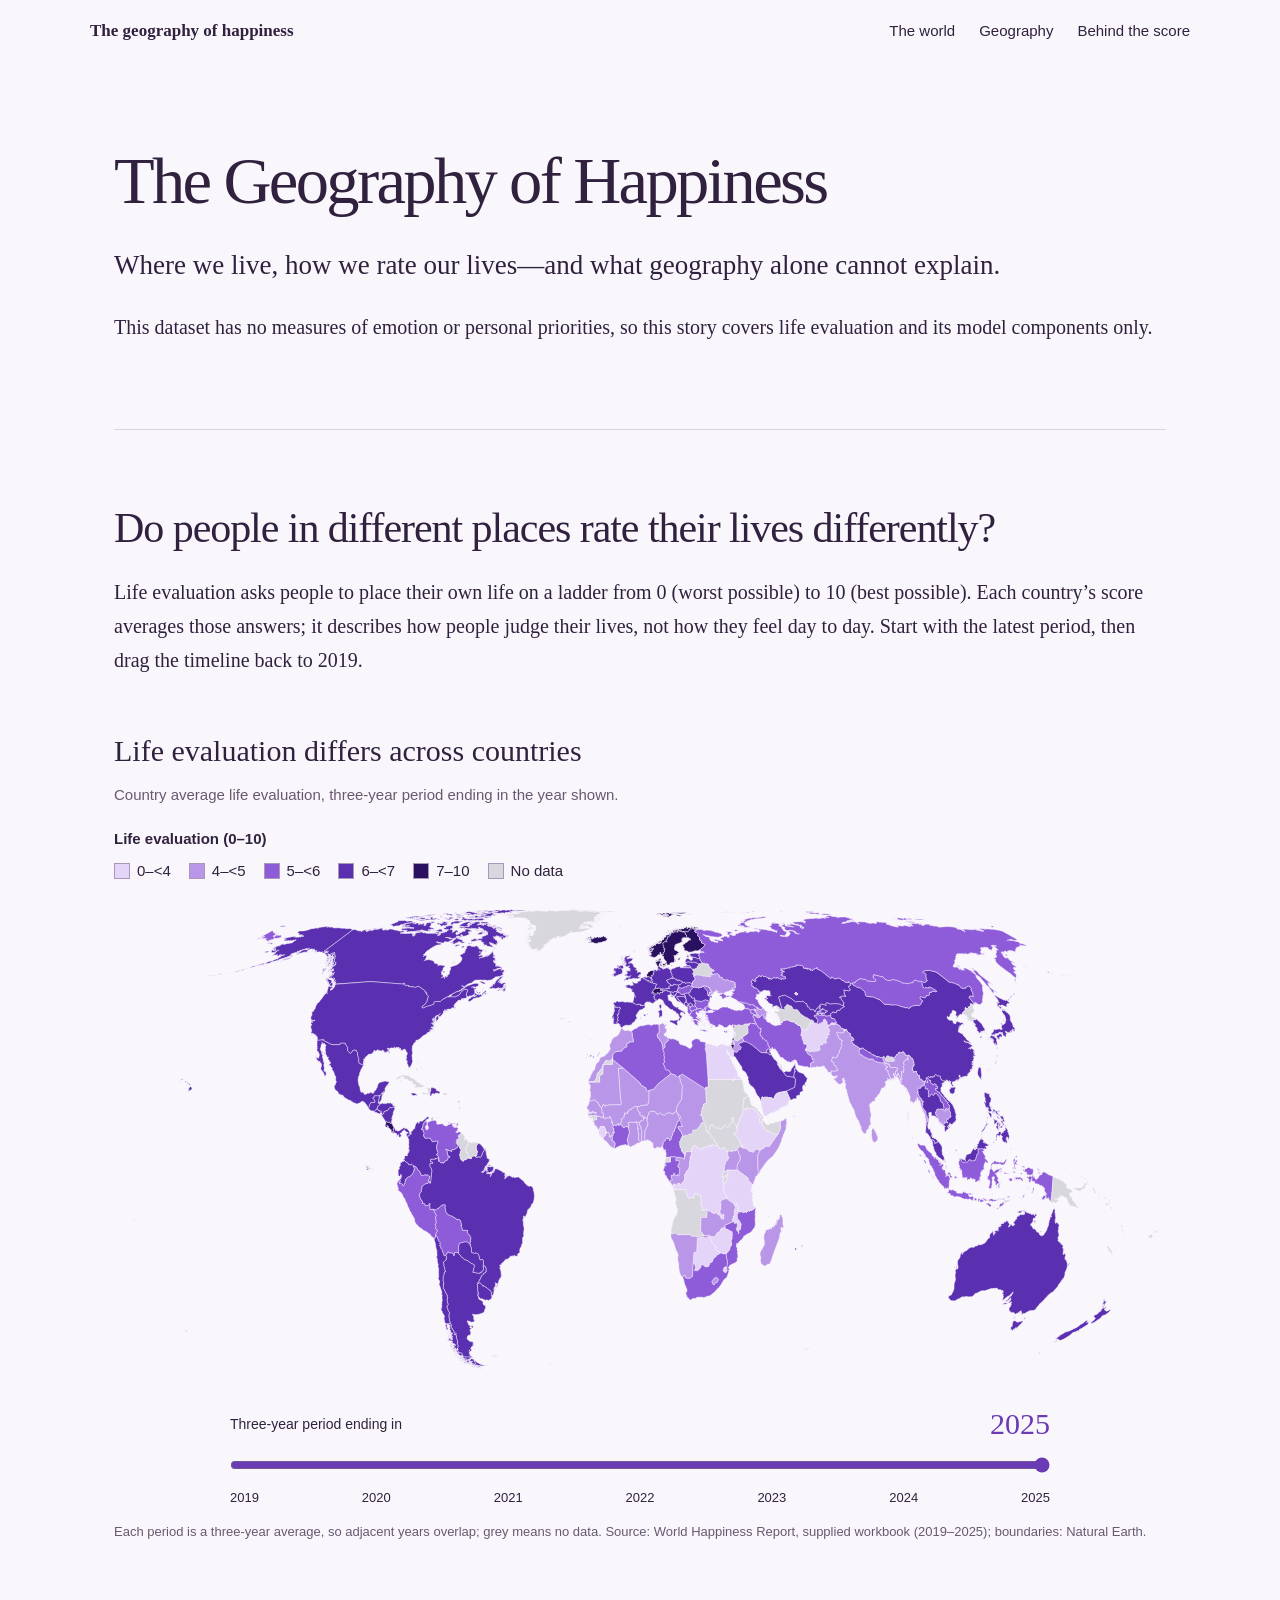
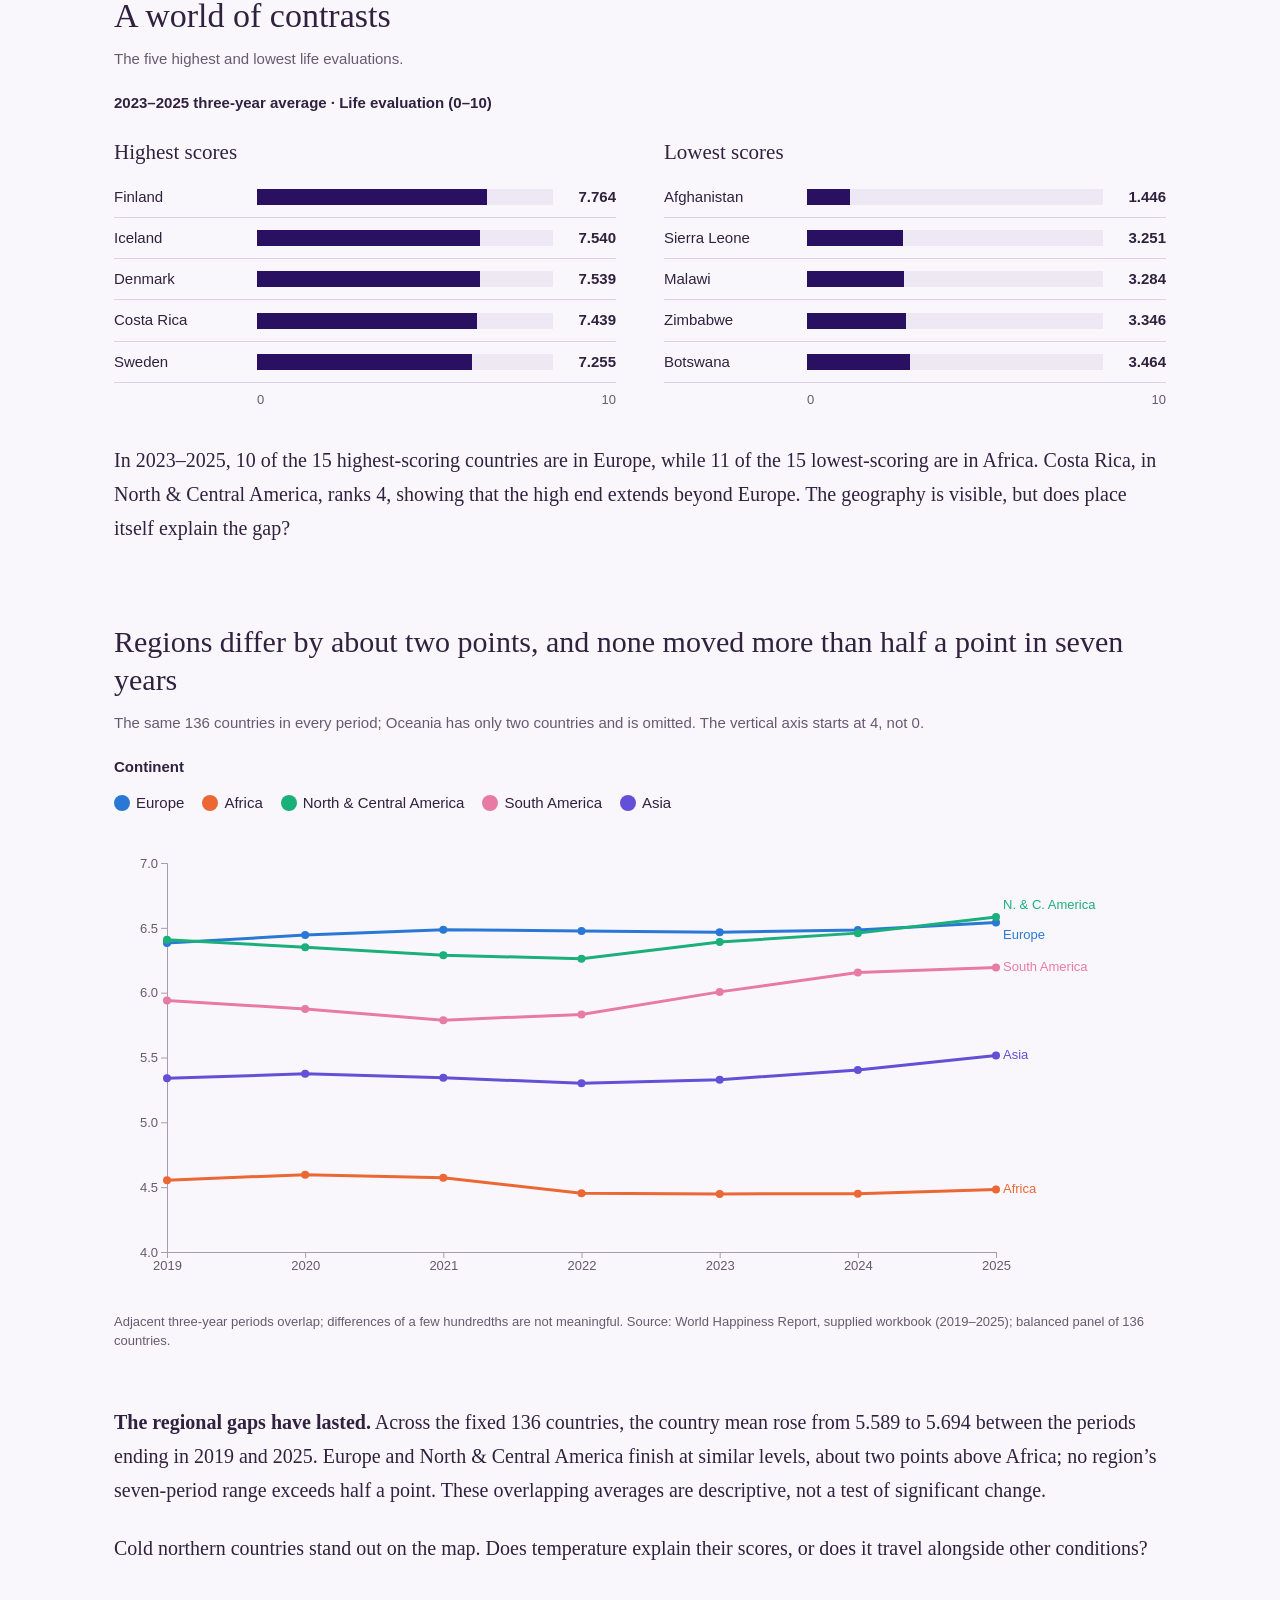
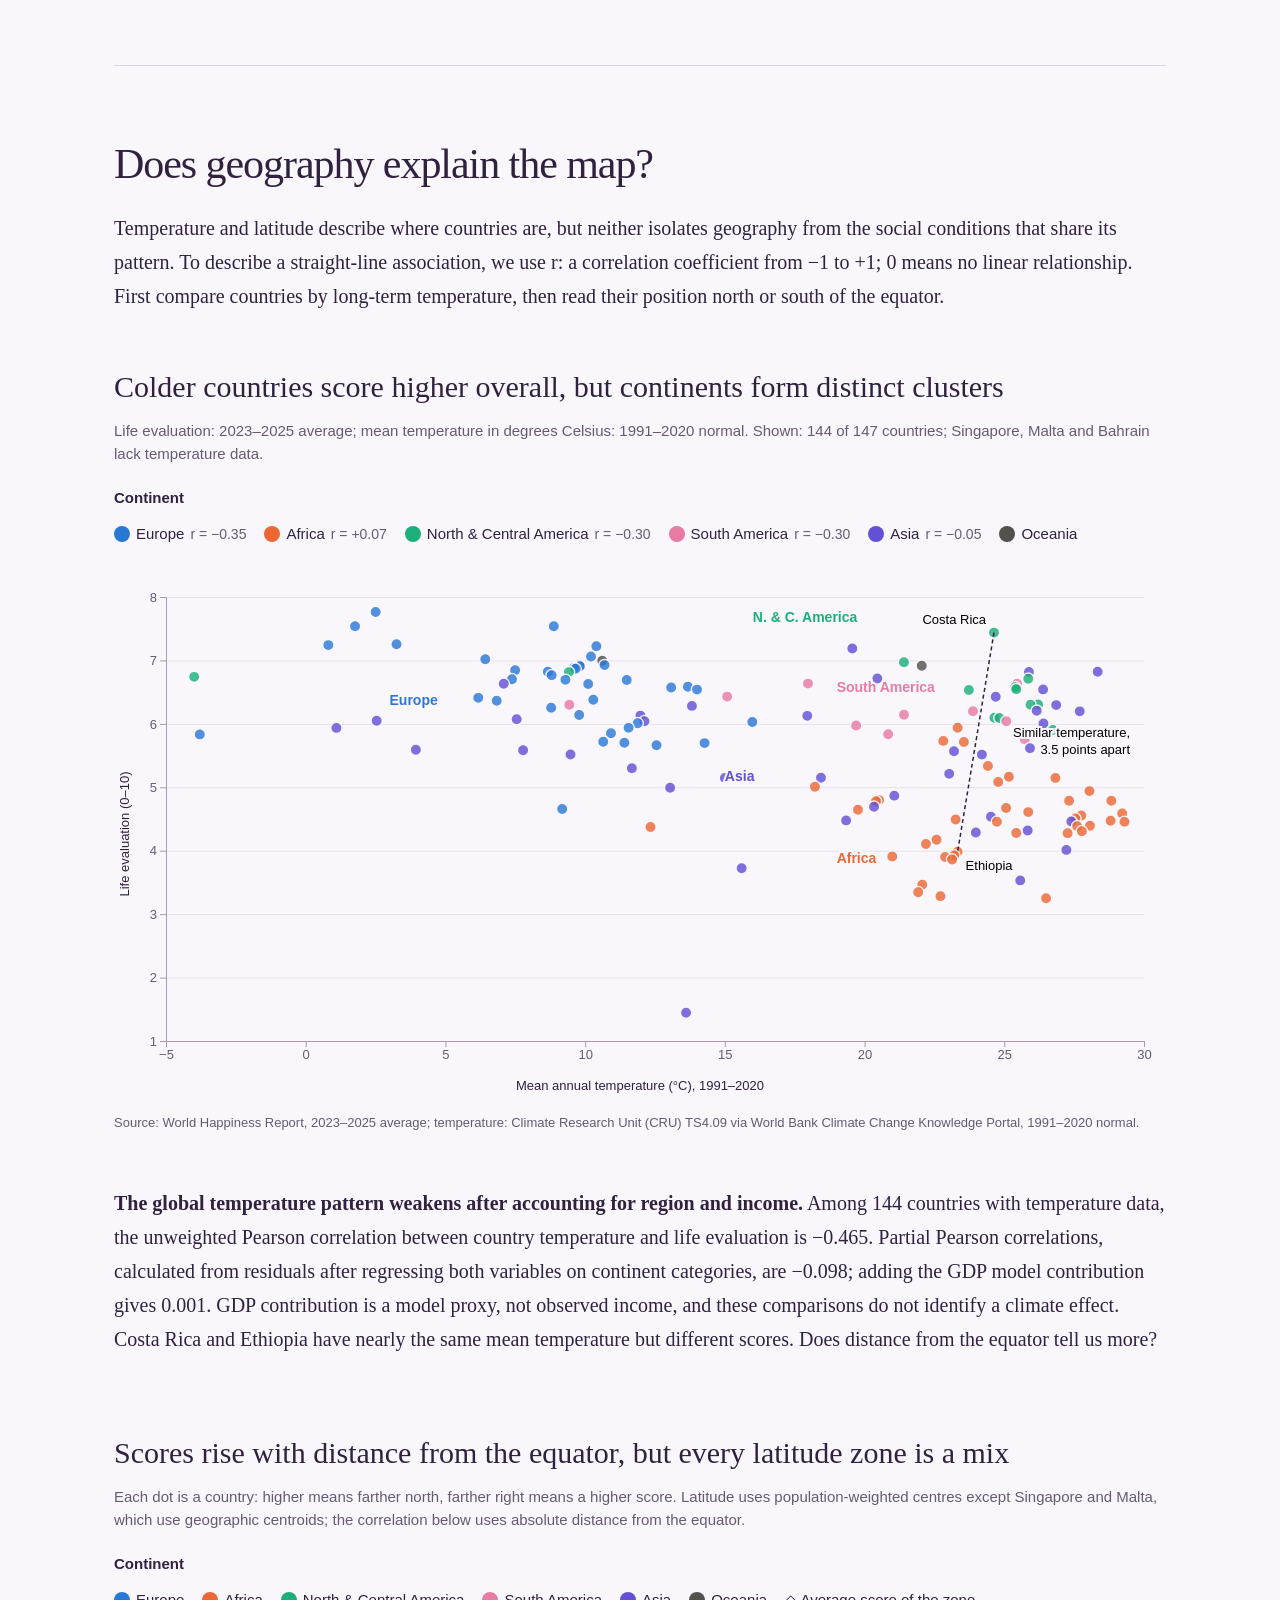
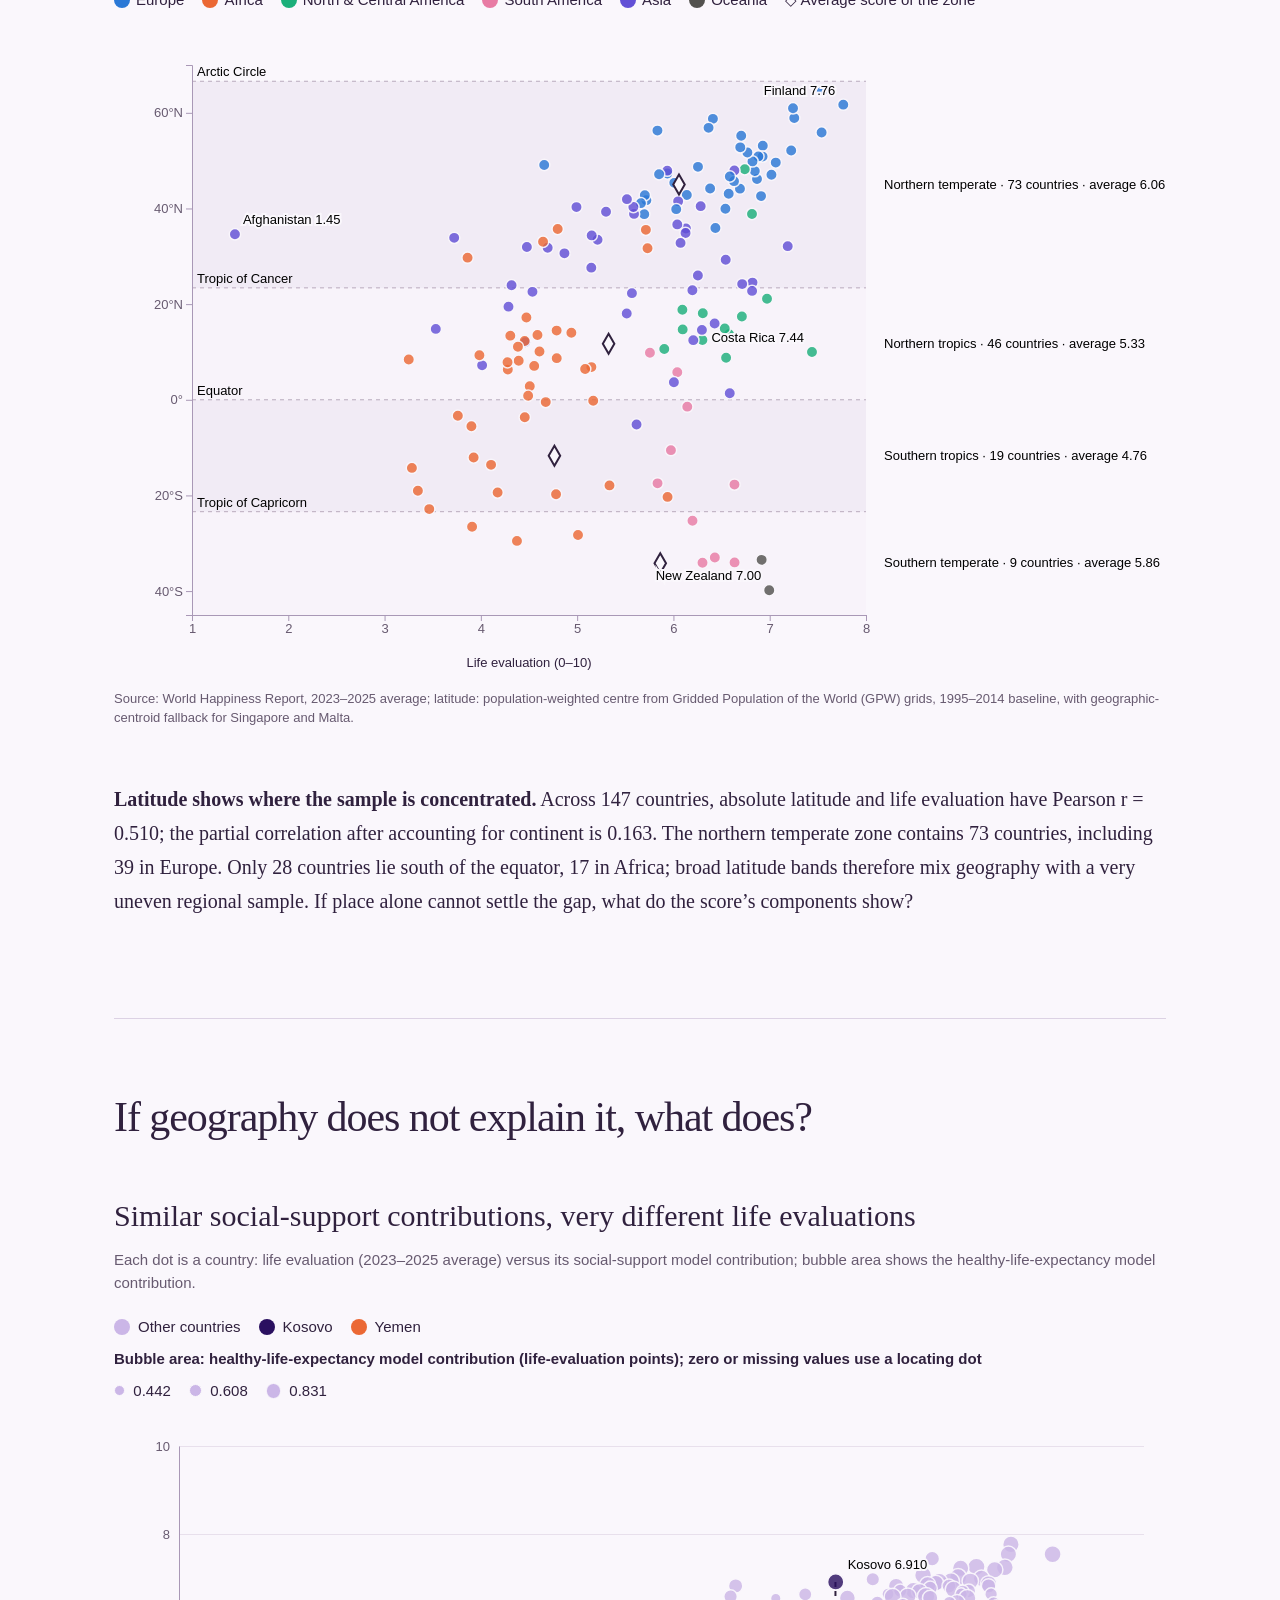
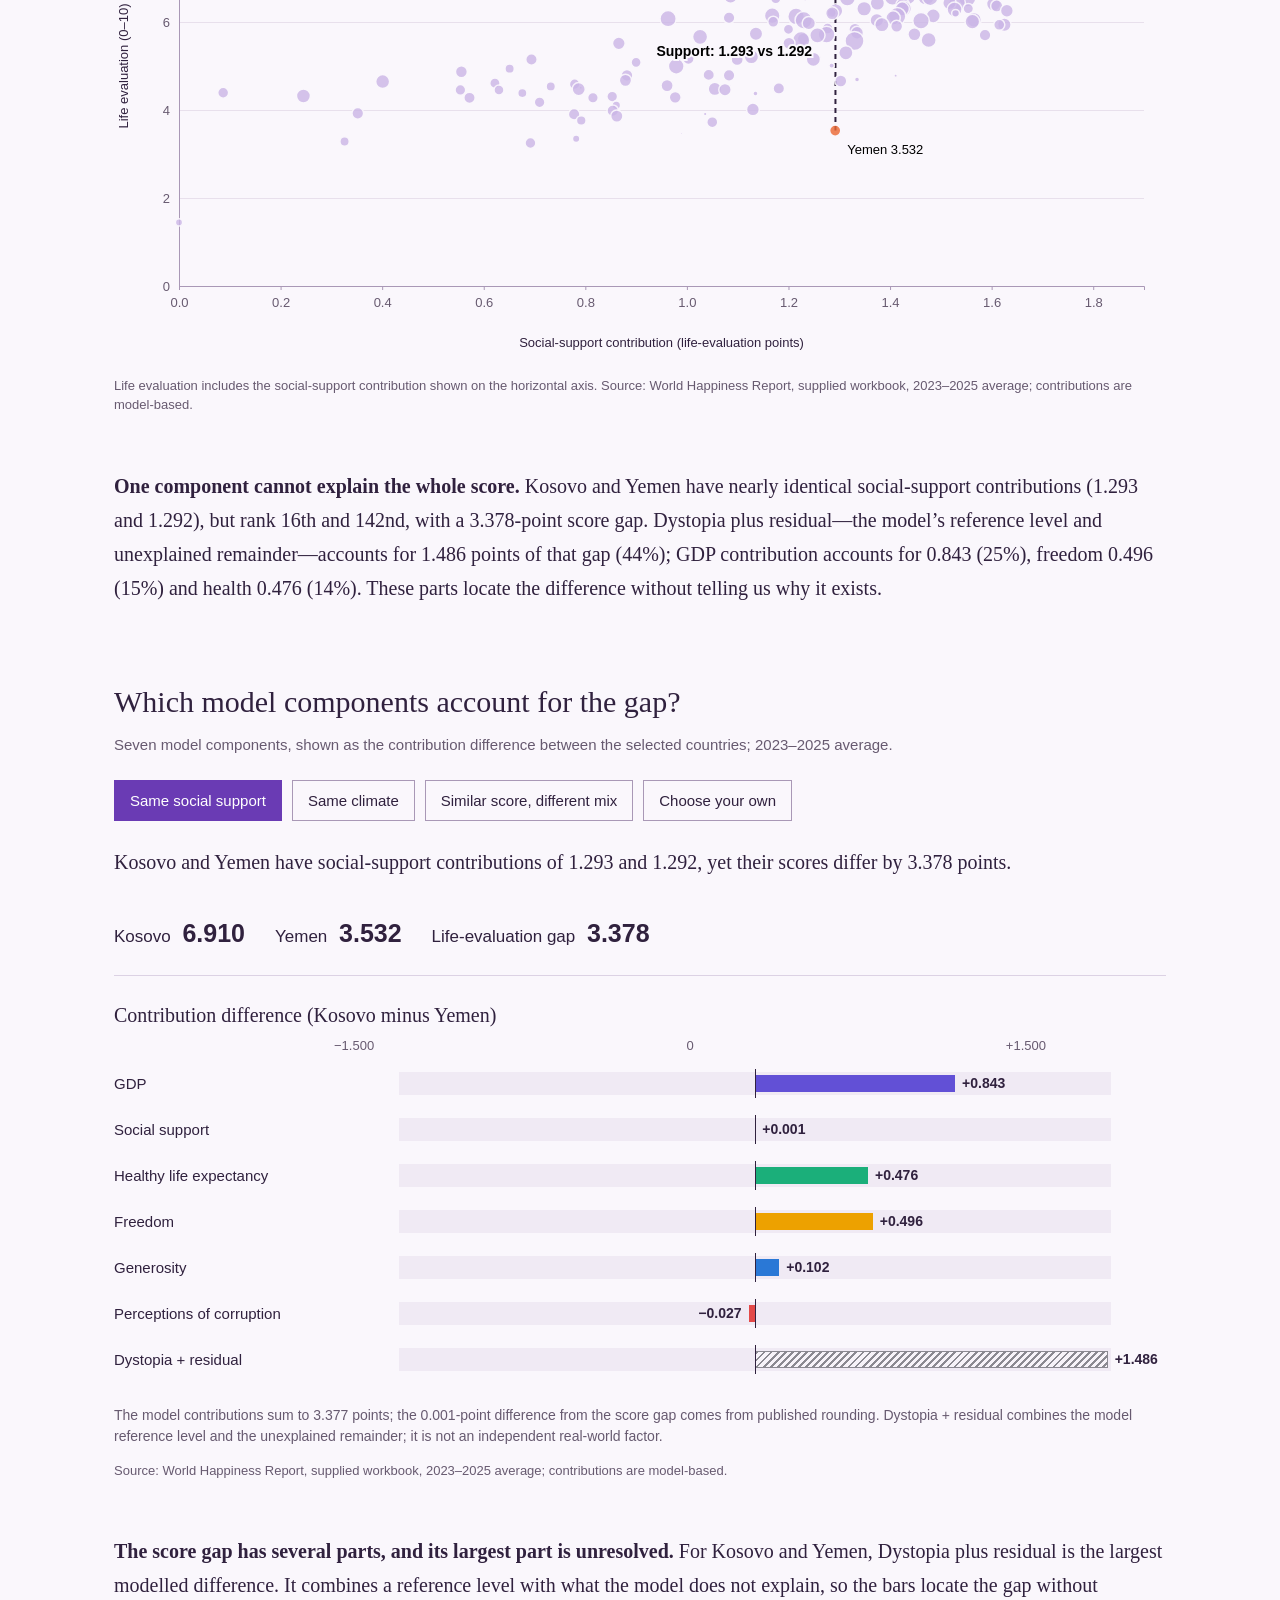
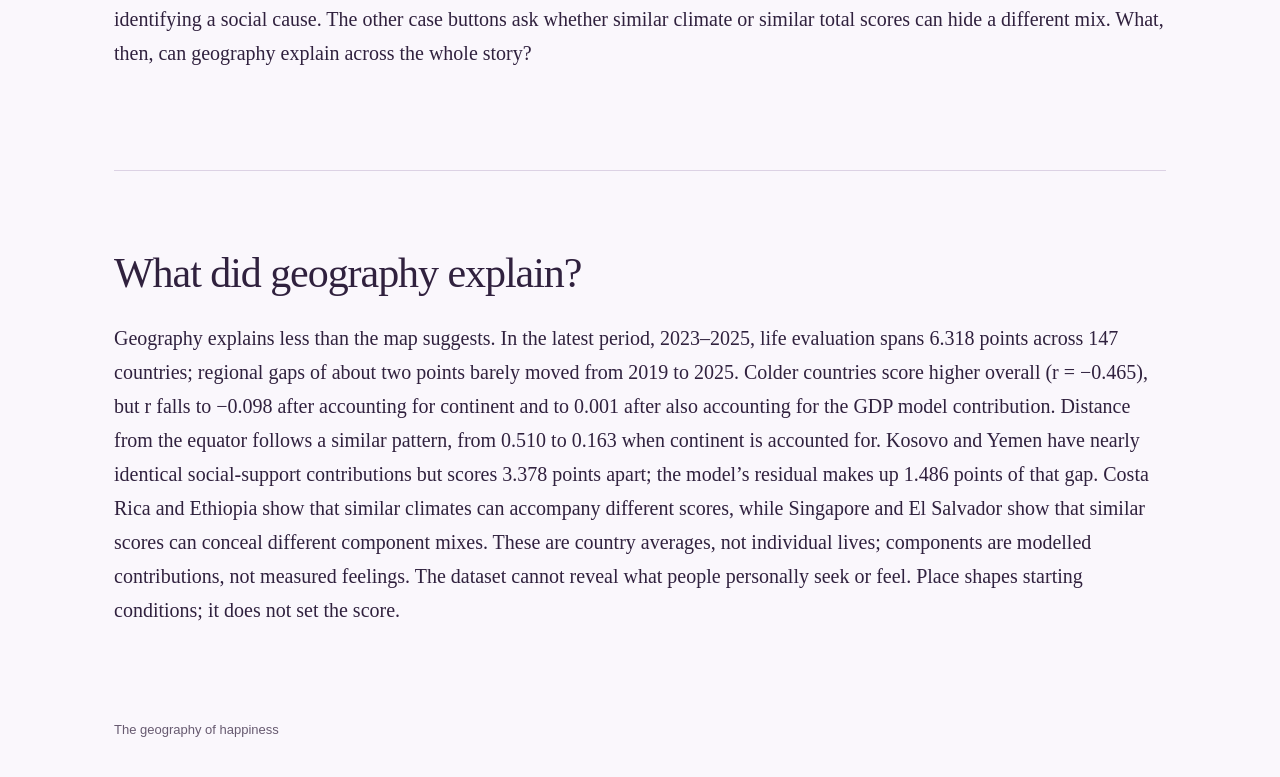
<file: index.html>
<!doctype html>
<html lang="en">
<head>
  <meta charset="UTF-8">
  <meta name="viewport" content="width=device-width,initial-scale=1">
  <meta name="description" content="A data story about geography, climate and how countries evaluate their lives.">
  <title>The Geography of Happiness</title>
  <link rel="icon" href="data:image/svg+xml,%3Csvg xmlns='http://www.w3.org/2000/svg' viewBox='0 0 64 64'%3E%3Ccircle cx='32' cy='32' r='28' fill='%237d45c6'/%3E%3C/svg%3E">
  <link rel="stylesheet" href="./style.css">
  <script src="./assets/d3.min.js"></script>
  <script type="module" src="./app.js"></script>
</head>
<body>
  <a class="skip" href="#figure1">Skip to the figures</a>
  <header><a class="wordmark" href="#top">The geography of happiness</a><nav aria-label="Chapters"><a href="#figure1">The world</a><a href="#figure2">Geography</a><a href="#figure3">Behind the score</a></nav></header>
  <main id="top">
    <div class="hero"><h1>The Geography of Happiness</h1><p class="standfirst">Where we live, how we rate our lives—and what geography alone cannot explain.</p><p>This dataset has no measures of emotion or personal priorities, so this story covers life evaluation and its model components only.</p></div>
    <div id="loadstate" role="status" aria-live="polite">Loading the source data…</div>

    <section id="figure1" class="chapter">
      <div class="section-head"><h2>Do people in different places rate their lives differently?</h2><p>Life evaluation asks people to place their own life on a ladder from 0 (worst possible) to 10 (best possible). Each country’s score averages those answers; it describes how people judge their lives, not how they feel day to day. Start with the latest period, then drag the timeline back to 2019.</p></div>
      <figure aria-labelledby="map-title"><h3 id="map-title">Life evaluation differs across countries</h3><p class="subtitle">Country average life evaluation, three-year period ending in the year shown.</p><div id="maplegend" class="map-legend"></div><svg id="map" aria-label="World map of average life evaluation" role="img"></svg><div class="timeline"><div class="timeline-heading"><label for="year">Three-year period ending in</label><output id="yearvalue">2025</output></div><input id="year" type="range" min="2019" max="2025" step="1" value="2025"><div class="year-ticks" aria-hidden="true"><span>2019</span><span>2020</span><span>2021</span><span>2022</span><span>2023</span><span>2024</span><span>2025</span></div></div><figcaption>Each period is a three-year average, so adjacent years overlap; grey means no data. Source: World Happiness Report, supplied workbook (2019–2025); boundaries: Natural Earth.</figcaption></figure>
      <div id="country-detail" class="country-detail" hidden aria-live="polite"></div>
      <div class="contrasts" aria-labelledby="contrasts-title"><h3 id="contrasts-title">A world of contrasts</h3><p class="subtitle">The five highest and lowest life evaluations.</p><p id="contrasts-period" class="contrasts-period" aria-live="polite"></p><div class="contrasts-grid"><div><h4>Highest scores</h4><ol id="highest-scores" aria-label="Five highest life evaluations"></ol><div class="contrast-axis"><span>0</span><span>Life evaluation</span><span>10</span></div></div><div><h4>Lowest scores</h4><ol id="lowest-scores" aria-label="Five lowest life evaluations"></ol><div class="contrast-axis"><span>0</span><span>Life evaluation</span><span>10</span></div></div></div></div>
      <div class="story-copy"><p id="map-story" aria-live="polite"></p></div>
      <figure aria-labelledby="regions-title"><h3 id="regions-title">Regions differ by about two points, and none moved more than half a point in seven years</h3><p class="subtitle">The same 136 countries in every period; Oceania has only two countries and is omitted. The vertical axis starts at 4, not 0.</p><div id="regional-legend" class="continent-legend"></div><svg id="regional-trends" role="img" aria-label="Mean life evaluation by continent for the same countries in every period"></svg><figcaption>Adjacent three-year periods overlap; differences of a few hundredths are not meaningful. Source: World Happiness Report, supplied workbook (2019–2025); balanced panel of 136 countries.</figcaption></figure>
      <div class="story-copy"><p><strong>The regional gaps have lasted.</strong> Across the fixed 136 countries, the country mean rose from 5.589 to 5.694 between the periods ending in 2019 and 2025. Europe and North &amp; Central America finish at similar levels, about two points above Africa; no region’s seven-period range exceeds half a point. These overlapping averages are descriptive, not a test of significant change.</p><p>Cold northern countries stand out on the map. Does temperature explain their scores, or does it travel alongside other conditions?</p></div>
    </section>

    <section id="figure2" class="chapter"><div class="section-head"><h2>Does geography explain the map?</h2><p>Temperature and latitude describe where countries are, but neither isolates geography from the social conditions that share its pattern. To describe a straight-line association, we use r: a correlation coefficient from −1 to +1; 0 means no linear relationship. First compare countries by long-term temperature, then read their position north or south of the equator.</p></div>
      <figure aria-labelledby="temperature-title"><h3 id="temperature-title">Colder countries score higher overall, but continents form distinct clusters</h3><p class="subtitle">Life evaluation: 2023–2025 average; mean temperature in degrees Celsius: 1991–2020 normal. Shown: 144 of 147 countries; Singapore, Malta and Bahrain lack temperature data.</p><div id="regions" class="continent-legend"></div><svg id="temperature" role="img" aria-label="Scatterplot of temperature and life evaluation"></svg><figcaption>Source: World Happiness Report, 2023–2025 average; temperature: Climate Research Unit (CRU) TS4.09 via World Bank Climate Change Knowledge Portal, 1991–2020 normal.</figcaption></figure>
      <div class="story-copy"><p><strong>The global temperature pattern weakens after accounting for region and income.</strong> Among 144 countries with temperature data, the unweighted Pearson correlation between country temperature and life evaluation is −0.465. Partial Pearson correlations, calculated from residuals after regressing both variables on continent categories, are −0.098; adding the GDP model contribution gives 0.001. GDP contribution is a model proxy, not observed income, and these comparisons do not identify a climate effect. Costa Rica and Ethiopia have nearly the same mean temperature but different scores. Does distance from the equator tell us more?</p></div>
      <figure class="latitude-figure" aria-labelledby="latitude-title"><h3 id="latitude-title">Scores rise with distance from the equator, but every latitude zone is a mix</h3><p class="subtitle">Each dot is a country: higher means farther north, farther right means a higher score. Latitude uses population-weighted centres except Singapore and Malta, which use geographic centroids; the correlation below uses absolute distance from the equator.</p><div id="latitude-legend" class="continent-legend"></div><svg id="latitude" role="img" aria-label="Latitude profile of country life evaluation"></svg><div id="latitude-zones" class="zone-summary" aria-label="Latitude-zone averages"></div><figcaption>Source: World Happiness Report, 2023–2025 average; latitude: population-weighted centre from Gridded Population of the World (GPW) grids, 1995–2014 baseline, with geographic-centroid fallback for Singapore and Malta.</figcaption></figure>
      <div class="story-copy"><p><strong>Latitude shows where the sample is concentrated.</strong> Across 147 countries, absolute latitude and life evaluation have Pearson r = 0.510; the partial correlation after accounting for continent is 0.163. The northern temperate zone contains 73 countries, including 39 in Europe. Only 28 countries lie south of the equator, 17 in Africa; broad latitude bands therefore mix geography with a very uneven regional sample. If place alone cannot settle the gap, what do the score’s components show?</p></div>
    </section>

    <section id="figure3" class="chapter"><div class="section-head"><h2>If geography does not explain it, what does?</h2></div>
      <figure aria-labelledby="support-title"><h3 id="support-title">Similar social-support contributions, very different life evaluations</h3><p class="subtitle">Each dot is a country: life evaluation (2023–2025 average) versus its social-support model contribution; bubble area shows the healthy-life-expectancy model contribution.</p><div id="healthlegend" class="continent-legend"></div><svg id="support" role="img" aria-label="Life evaluation and social support contribution, highlighting Kosovo and Yemen"></svg><figcaption>Life evaluation includes the social-support contribution shown on the horizontal axis. Source: World Happiness Report, supplied workbook, 2023–2025 average; contributions are model-based.</figcaption></figure>
      <div class="story-copy"><p><strong>One component cannot explain the whole score.</strong> Kosovo and Yemen have nearly identical social-support contributions (1.293 and 1.292), but rank 16th and 142nd, with a 3.378-point score gap. Dystopia plus residual—the model’s reference level and unexplained remainder—accounts for 1.486 points of that gap (44%); GDP contribution accounts for 0.843 (25%), freedom 0.496 (15%) and health 0.476 (14%). These parts locate the difference without telling us why it exists.</p></div>
      <figure class="decomposition" aria-labelledby="compare-title"><h3 id="compare-title">Which model components account for the gap?</h3><p class="subtitle">Seven model components, shown as the contribution difference between the selected countries; 2023–2025 average.</p><div id="case-buttons" class="case-buttons" role="group" aria-label="Comparison cases"><button type="button" data-case="support" aria-pressed="true">Same social support</button><button type="button" data-case="climate" aria-pressed="false">Same climate</button><button type="button" data-case="mix" aria-pressed="false">Similar score, different mix</button><button type="button" data-case="custom" aria-pressed="false">Choose your own</button></div><div id="compare-controls" class="compare-controls" hidden><label for="country-a">First country<select id="country-a"></select></label><span aria-hidden="true">compared with</span><label for="country-b">Second country<select id="country-b"></select></label></div><p id="pair-insight" class="pair-insight" aria-live="polite"></p><div id="contributions"></div><figcaption>Source: World Happiness Report, supplied workbook, 2023–2025 average; contributions are model-based.</figcaption></figure>
      <div class="story-copy"><p><strong>The score gap has several parts, and its largest part is unresolved.</strong> For Kosovo and Yemen, Dystopia plus residual is the largest modelled difference. It combines a reference level with what the model does not explain, so the bars locate the gap without identifying a social cause. The other case buttons ask whether similar climate or similar total scores can hide a different mix. What, then, can geography explain across the whole story?</p></div>
    </section>

    <div class="ending"><h2>What did geography explain?</h2><p>Geography explains less than the map suggests. In the latest period, 2023–2025, life evaluation spans 6.318 points across 147 countries; regional gaps of about two points barely moved from 2019 to 2025. Colder countries score higher overall (r = −0.465), but r falls to −0.098 after accounting for continent and to 0.001 after also accounting for the GDP model contribution. Distance from the equator follows a similar pattern, from 0.510 to 0.163 when continent is accounted for. Kosovo and Yemen have nearly identical social-support contributions but scores 3.378 points apart; the model’s residual makes up 1.486 points of that gap. Costa Rica and Ethiopia show that similar climates can accompany different scores, while Singapore and El Salvador show that similar scores can conceal different component mixes. These are country averages, not individual lives; components are modelled contributions, not measured feelings. The dataset cannot reveal what people personally seek or feel. Place shapes starting conditions; it does not set the score.</p></div>
    <footer><span>The geography of happiness</span></footer>
  </main><div id="tooltip" role="tooltip" hidden></div>
</body>
</html>
</file>
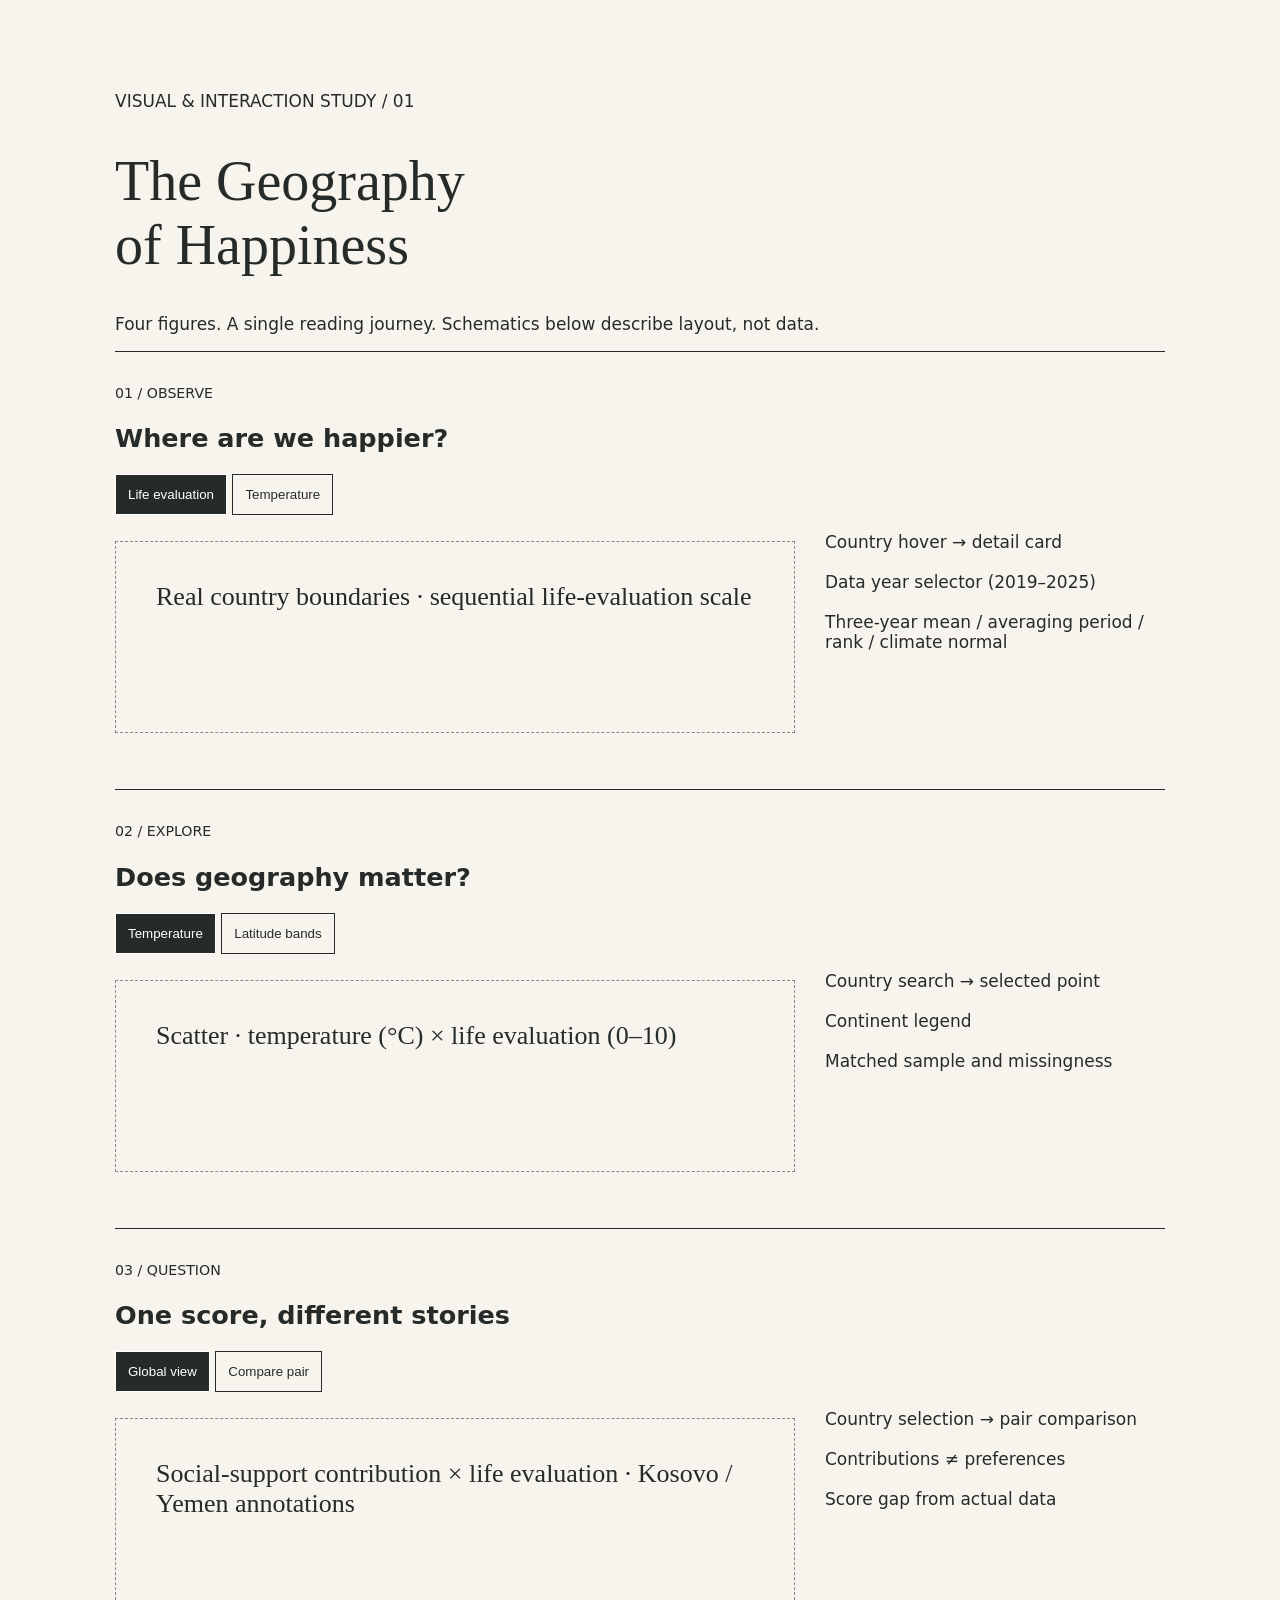
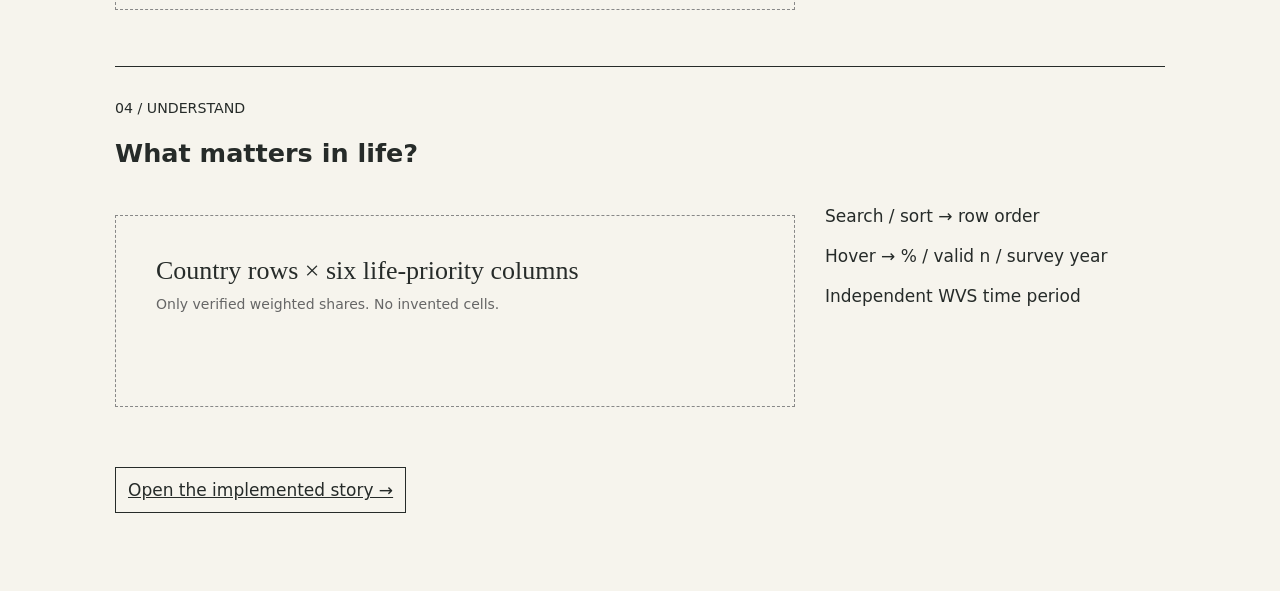
<file: prototype.html>
<!doctype html><html lang="en"><meta name="viewport" content="width=device-width, initial-scale=1"><title>Geography of Happiness · interaction study</title><style>body{max-width:1050px;margin:50px auto;padding:24px;font:17px system-ui;color:#262b29;background:#f6f4ed}h1{font:56px Georgia}section{border-top:1px solid;padding:30px 0}button,a{padding:12px;border:1px solid;background:transparent;cursor:pointer;color:inherit}.layout{display:grid;grid-template-columns:2fr 1fr;gap:30px}.sketch{border:1px dashed #888;padding:40px;min-height:110px;font:26px Georgia}.caption{font:14px system-ui;color:#666}button.active{background:#262b29;color:white}@media(max-width:650px){.layout{display:block}}</style><p>VISUAL & INTERACTION STUDY / 01</p><h1>The Geography<br>of Happiness</h1><p>Four figures. A single reading journey. Schematics below describe layout, not data.</p>
<section><small>01 / OBSERVE</small><h2>Where are we happier?</h2><button class="active" data-text="Real country boundaries · sequential life-evaluation scale">Life evaluation</button> <button data-text="Same geography · fixed 1991–2020 climate normal · °C scale">Temperature</button><div class="layout"><p class="sketch">Real country boundaries · sequential life-evaluation scale</p><p>Country hover → detail card<br><br>Data year selector (2019–2025)<br><br>Three-year mean / averaging period / rank / climate normal</p></div></section>
<section><small>02 / EXPLORE</small><h2>Does geography matter?</h2><button class="active" data-text="Scatter · temperature (°C) × life evaluation (0–10)">Temperature</button> <button data-text="Latitude bands · box-and-whisker + individual country marks">Latitude bands</button><div class="layout"><p class="sketch">Scatter · temperature (°C) × life evaluation (0–10)</p><p>Country search → selected point<br><br>Continent legend<br><br>Matched sample and missingness</p></div></section>
<section><small>03 / QUESTION</small><h2>One score, different stories</h2><button class="active" data-text="Social-support contribution × life evaluation · Kosovo / Yemen annotations">Global view</button> <button data-text="Paired horizontal bars · six model contributions + residual">Compare pair</button><div class="layout"><p class="sketch">Social-support contribution × life evaluation · Kosovo / Yemen annotations</p><p>Country selection → pair comparison<br><br>Contributions ≠ preferences<br><br>Score gap from actual data</p></div></section>
<section><small>04 / UNDERSTAND</small><h2>What matters in life?</h2><div class="layout"><p class="sketch">Country rows × six life-priority columns<br><span class="caption">Only verified weighted shares. No invented cells.</span></p><p>Search / sort → row order<br><br>Hover → % / valid n / survey year<br><br>Independent WVS time period</p></div></section><p><a href="./">Open the implemented story →</a></p><script>document.querySelectorAll('button').forEach(b=>b.onclick=()=>{b.closest('section').querySelector('.sketch').textContent=b.dataset.text;b.closest('section').querySelectorAll('button').forEach(x=>x.classList.toggle('active',x===b))})</script></html>
</file>
<file: style.css>
:root{--ink:#30213e;--muted:#675a70;--purple:#6a3bb4;--paper:#faf7fc;--line:#dcd2e4;--focus:#b65d00}
*{box-sizing:border-box}html{scroll-behavior:smooth;scroll-padding-top:72px}body{margin:0;background:var(--paper);color:var(--ink);font:20px/1.7 Georgia,serif}a{color:inherit;text-underline-offset:3px}:focus-visible{outline:3px solid var(--focus);outline-offset:3px}
.skip{position:fixed;top:-80px;left:16px;z-index:40;padding:8px 12px;background:#fff}.skip:focus{top:10px}
header{position:sticky;top:0;z-index:20;min-height:62px;display:flex;justify-content:space-between;align-items:center;gap:20px;padding:10px max(4vw,calc((100vw - 1100px)/2));background:rgba(250,247,252,.96);font:15px/1.3 Arial,sans-serif}.wordmark{font:600 17px Georgia,serif;text-decoration:none}nav{display:flex;gap:24px}nav a{text-decoration:none}nav a:hover{text-decoration:underline}
main{max-width:1100px;margin:auto;padding:0 24px}h1,h2,h3,h4,p{margin:0}p+p{margin-top:24px}.hero{padding:82px 0 85px}.hero h1{font:normal clamp(32px,5.2vw,69px)/1.1 Georgia,serif;letter-spacing:-.04em;white-space:nowrap}.standfirst{font:clamp(20px,2.4vw,27px)/1.5 Georgia,serif;margin:28px 0 22px}.hero>p:last-child{font-size:20px;line-height:1.7}
.chapter{border-top:1px solid var(--line);padding:74px 0 22px}.section-head{margin-bottom:55px}.section-head h2,.ending h2{font:normal clamp(32px,3.4vw,42px)/1.18 Georgia,serif;letter-spacing:-.025em;margin-bottom:22px}.section-head p,.story-copy p,.transition,.pair-insight,.ending p{font:20px/1.7 Georgia,serif;max-width:none;width:100%}.story-copy{margin:34px 0 78px}.story-copy strong{font-weight:700}.transition{margin:48px 0 62px}
figure{margin:0 0 54px}figure h3{font:normal clamp(25px,2.6vw,30px)/1.25 Georgia,serif;margin:0 0 13px}.subtitle{font:15px/1.55 Arial,sans-serif;color:var(--muted);margin:0 0 22px}figcaption{font:13px/1.5 Arial,sans-serif;color:var(--muted);margin:14px 0 0;padding:0}.map-legend,.continent-legend,.component-legend{font:15px/1.45 Arial,sans-serif;display:flex;flex-wrap:wrap;align-items:center;gap:10px 18px;margin:17px 0 20px}.map-legend strong,.continent-legend>strong{width:100%;font-size:15px}.map-legend span,.component-legend span{display:inline-flex;gap:7px;align-items:center}.map-legend i,.component-legend i{display:inline-block;width:16px;height:16px;flex:none}.map-legend i{border:1px solid #a997bb}.continent-legend button{display:inline-flex;align-items:center;gap:6px;border:0;background:none;padding:4px 0;color:var(--ink);font:inherit;cursor:pointer}.continent-legend button[aria-pressed=true]{font-weight:700;text-decoration:underline}.continent-legend i,.dot{display:inline-block;width:16px;height:16px;border-radius:50%;flex:none}.legend-r{font-size:14px;color:var(--muted)}
svg{display:block;width:100%;overflow:visible}.axis text,.axis-title,.line-label,.cluster-label,.point-label,.mean-label,.zone-label,.reference-label,.extreme-label,.label{font:13px Arial,sans-serif}.axis text{fill:var(--muted)}.axis path,.axis line{stroke:#a998b6}.grid line{stroke:#e8e0ec}.grid path,.grid text{display:none}.axis-title{fill:var(--ink)}.label,.point-label,.cluster-label,.extreme-label,.line-label{paint-order:stroke;stroke:var(--paper);stroke-width:4px}.label{font-size:14px;stroke-width:5px}.cluster-label{font-size:14px;font-weight:700}.country-dot{stroke:var(--paper);stroke-width:1.5;opacity:.9}.country-dot:hover,.country-dot:focus,.map-country:focus{stroke:var(--ink);stroke-width:2.2;opacity:1;outline:none}
.timeline{max-width:820px;margin:22px auto 0;font:14px/1.4 Arial,sans-serif}.timeline-heading{display:flex;justify-content:space-between;align-items:center}.timeline output{font:normal 30px Georgia,serif;color:var(--purple)}input[type=range]{accent-color:var(--purple);width:100%;min-height:28px;margin:10px 0}.year-ticks{display:flex;justify-content:space-between;font-size:13px}.timeline p{font-size:13px;color:var(--muted);margin-top:10px}
.contrasts{margin:55px 0 28px}.contrasts h3{font:normal clamp(27px,2.8vw,34px)/1.2 Georgia,serif;margin-bottom:10px}.contrasts-period{font:600 15px/1.5 Arial,sans-serif;color:var(--ink);margin:8px 0 0}.contrasts-grid{display:grid;grid-template-columns:minmax(0,1fr) minmax(0,1fr);gap:48px;margin-top:25px}.contrasts h4{font:normal 21px Georgia,serif;margin-bottom:12px}.contrasts ol{list-style:none;padding:0;margin:0}.contrasts li{display:grid;grid-template-columns:minmax(92px,135px) minmax(0,1fr) 55px;gap:8px;align-items:center;padding:10px 0;border-bottom:1px solid var(--line);font:15px/1.35 Arial,sans-serif}.contrast-country{overflow-wrap:anywhere}.contrast-track{height:16px;background:#eee7f4;display:block;position:relative}.contrast-bar{display:block;height:100%;background:#2a1060}.contrasts li strong{text-align:right;font-weight:600;font-variant-numeric:tabular-nums}.contrast-axis{display:grid;grid-template-columns:minmax(92px,135px) minmax(0,1fr) 55px;gap:8px;font:13px/1.4 Arial,sans-serif;color:var(--muted);margin-top:8px}.contrast-axis span:first-child{grid-column:2;text-align:left}.contrast-axis span:nth-child(2){display:none}.contrast-axis span:last-child{text-align:right}
.country-detail{margin:38px 0 46px}.country-detail[hidden]{display:none}.country-detail-head{display:flex;justify-content:space-between;align-items:baseline;gap:18px}.country-detail h4{font:normal 26px Georgia,serif}.country-detail-head button{border:0;background:none;color:var(--ink);font:15px Arial,sans-serif;text-decoration:underline;cursor:pointer}.country-detail p{margin:12px 0 16px;font:20px/1.7 Georgia,serif}.country-detail table{width:100%;border-collapse:collapse;font:15px/1.45 Arial,sans-serif}.country-detail caption{text-align:left;color:var(--muted);margin-bottom:8px}.country-detail th,.country-detail td{padding:8px 10px 8px 0;border-bottom:1px solid var(--line);text-align:left}.country-detail th{font-weight:500}.country-detail .current-period{font-weight:700}
.case-buttons{display:flex;flex-wrap:wrap;gap:10px;margin:24px 0}.case-buttons button{border:1px solid #a998b6;background:transparent;color:var(--ink);font:15px Arial,sans-serif;padding:11px 15px;cursor:pointer}.case-buttons button[aria-pressed=true]{background:var(--purple);color:#fff;border-color:var(--purple)}.compare-controls{display:grid;grid-template-columns:minmax(0,1fr) auto minmax(0,1fr);gap:18px;align-items:end;margin:16px 0 25px}.compare-controls[hidden]{display:none}.compare-controls label{display:grid;gap:6px;font:14px Arial,sans-serif}.compare-controls>span{font:15px Arial,sans-serif;padding-bottom:12px}.compare-controls select{width:100%;min-height:44px;padding:8px;background:#fff;border:1px solid #a998b6;color:var(--ink);font:15px Arial,sans-serif}.pair-insight{margin:15px 0 22px}.component-legend{margin:16px 0 25px}.support-key,.bubble-key{display:inline-flex;align-items:center;gap:8px;white-space:nowrap}.support-key i{width:16px;height:16px;border-radius:50%;display:inline-block}.bubble-key i{border-radius:50%;display:inline-block;background:#cbb6e7;border:1.5px solid var(--paper);flex:none}.score-summary{display:flex;flex-wrap:wrap;gap:12px 30px;align-items:baseline;padding:14px 0 22px;border-bottom:1px solid var(--line);font:17px/1.5 Arial,sans-serif}.score-summary strong{font-size:25px;color:var(--ink);margin-left:7px;font-variant-numeric:tabular-nums}.difference-title{font:20px/1.5 Georgia,serif;margin:24px 0 8px}.diverge-axis{margin:0 120px 8px 220px;display:flex;justify-content:space-between;font:13px Arial,sans-serif;color:var(--muted)}.diverge-row{display:grid;grid-template-columns:220px minmax(0,1fr);gap:65px;align-items:center;min-height:46px;padding:7px 55px 7px 0;font:15px/1.25 Arial,sans-serif}.diverge-name{overflow-wrap:anywhere}.diverge-track{height:23px;position:relative;background:#f0eaf4}.zero-line{position:absolute;left:50%;top:-3px;height:calc(100% + 6px);border-left:1.5px solid var(--ink);z-index:2}.diverge-bar{position:absolute;top:3px;height:17px}.pattern{background:repeating-linear-gradient(135deg,#8b8991 0 2px,#f7f3f9 2px 5px)!important;border:1px solid #8b8991}.diverge-value{position:absolute;top:2px;font:600 14px/1.3 Arial,sans-serif;white-space:nowrap;font-variant-numeric:tabular-nums}.diverge-value.right{transform:translateX(7px)}.diverge-value.left{transform:translateX(calc(-100% - 7px))}.diverge-track small{position:absolute;left:52%;font-size:13px}.rounding-note{font:14px/1.5 Arial,sans-serif;color:var(--muted);margin:22px 0 0}
.zone-summary{display:none}
.ending{border-top:1px solid var(--line);padding:78px 0 95px}.ending p{margin:0}footer{padding:0 0 40px;font:13px Arial,sans-serif;color:var(--muted)}#tooltip{position:fixed;z-index:30;pointer-events:none;max-width:290px;padding:13px 16px;background:var(--ink);color:#fff;font:13px/1.5 Arial,sans-serif;box-shadow:0 4px 18px #30213e33}#tooltip strong{display:block;font-size:15px;margin-bottom:5px}#loadstate{font:15px Arial,sans-serif}
@media(max-width:800px){main{padding:0 20px}.hero{padding:58px 0 65px}.chapter{padding-top:54px}.section-head{margin-bottom:40px}.hero h1{font-size:clamp(28px,6vw,46px)}.compare-controls{grid-template-columns:1fr}.compare-controls>span{padding:0}.zone-summary{display:block;margin:12px 0 0;font:14px/1.5 Arial,sans-serif}.zone-summary p{margin:0 0 6px}.zone-summary strong{font-weight:600}}
@media(max-width:650px){.contrasts-grid{grid-template-columns:1fr;gap:32px}.contrasts{margin-top:42px}}
@media(max-width:520px){html{scroll-padding-top:110px}main{padding:0 15px}header{padding:10px 15px;gap:10px;flex-wrap:wrap}.wordmark{font-size:14px}nav{width:100%;justify-content:space-between;gap:10px;font-size:12px}.hero h1{font-size:clamp(23px,7vw,34px)}.hero>p:last-child,.section-head p,.story-copy p,.transition,.pair-insight,.ending p{font-size:20px;line-height:1.7}.diverge-row{grid-template-columns:130px minmax(0,1fr);gap:43px;font-size:13px}.diverge-axis{margin-left:173px;margin-right:20px}.diverge-value{font-size:12px}.contrasts li{grid-template-columns:minmax(78px,105px) minmax(0,1fr) 49px;font-size:13px}.contrast-axis{grid-template-columns:minmax(78px,105px) minmax(0,1fr) 49px}.case-buttons button{font-size:14px;padding:9px 10px}}
@media(prefers-reduced-motion:reduce){html{scroll-behavior:auto}}

@media(max-width:800px){.diverge-row{grid-template-columns:170px minmax(0,1fr);gap:45px}.diverge-axis{margin-left:215px;margin-right:95px}}
@media(max-width:520px){.diverge-row{grid-template-columns:105px minmax(0,1fr);gap:38px}.diverge-axis{margin-left:143px;margin-right:75px}.score-summary{font-size:14px;gap:4px 18px}.score-summary strong{font-size:19px}.diverge-value{font-size:13px}.contrast-axis{font-size:13px}}
</file>
